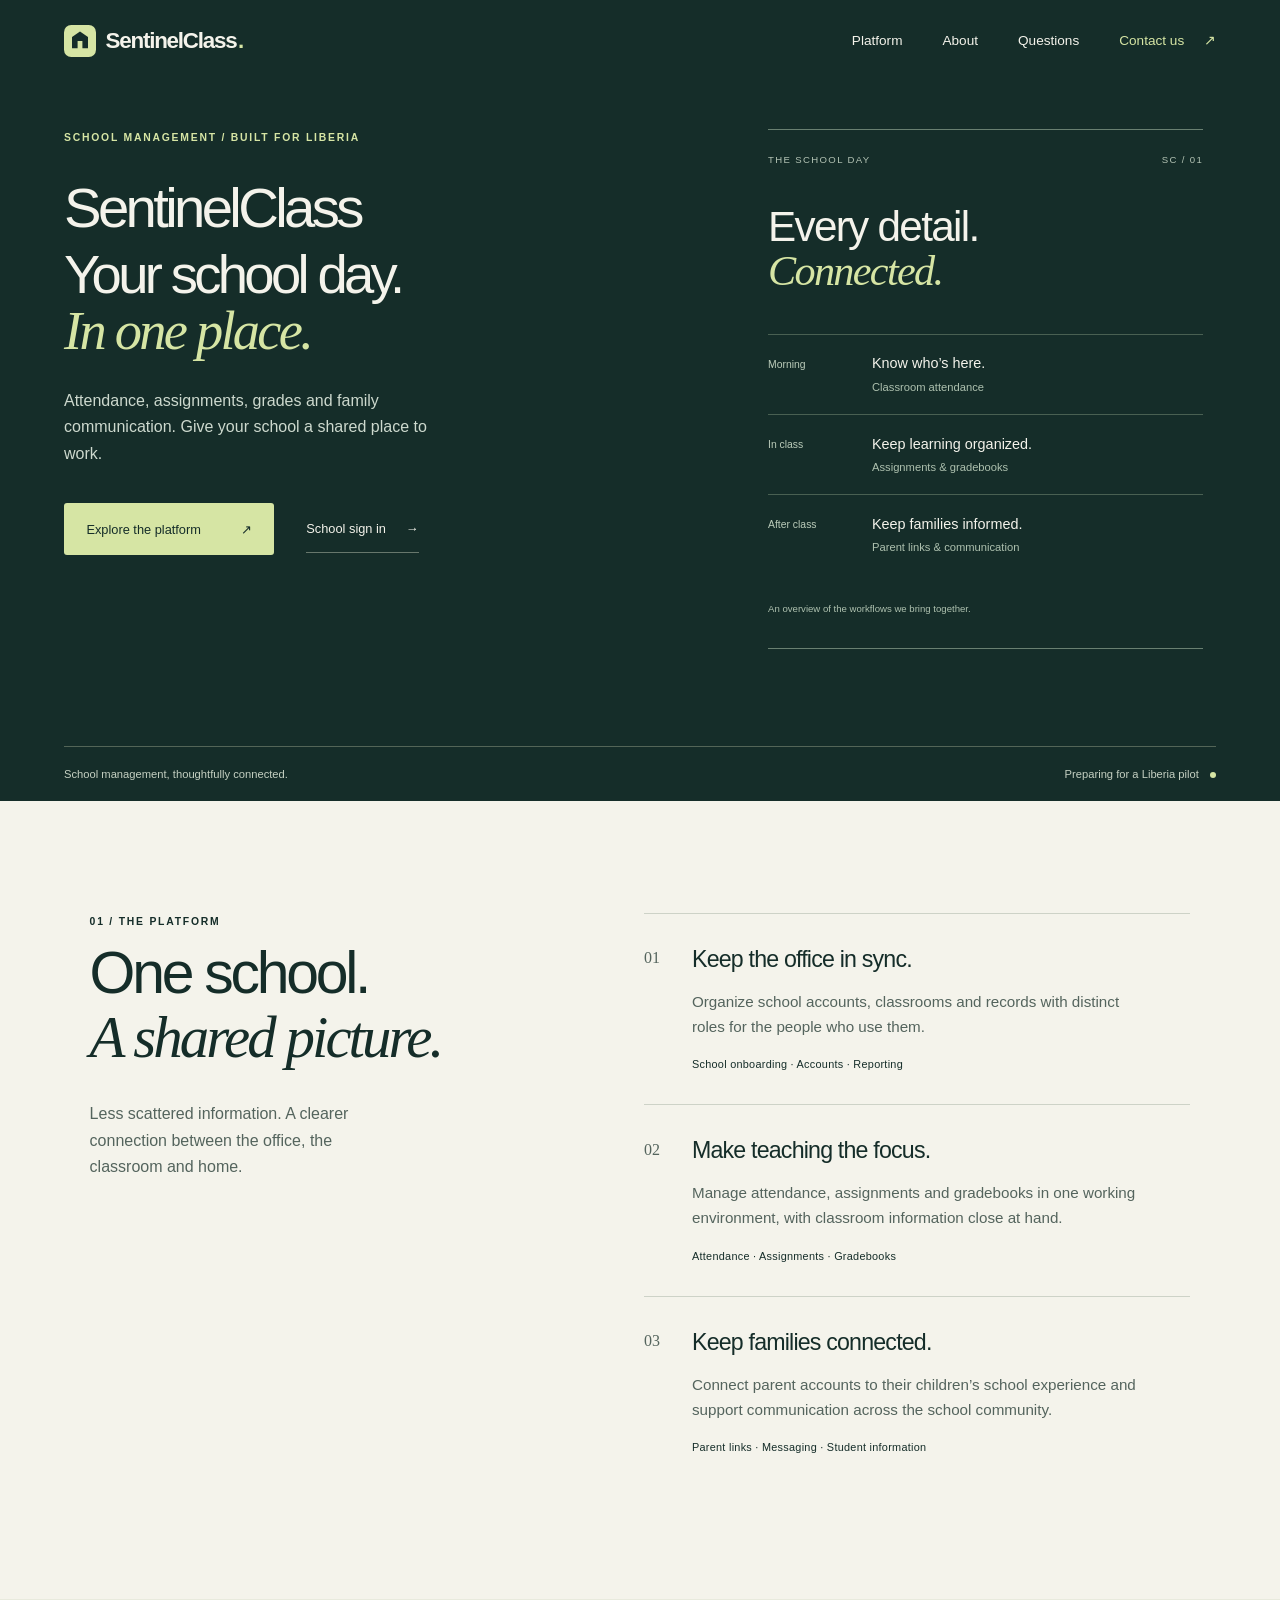
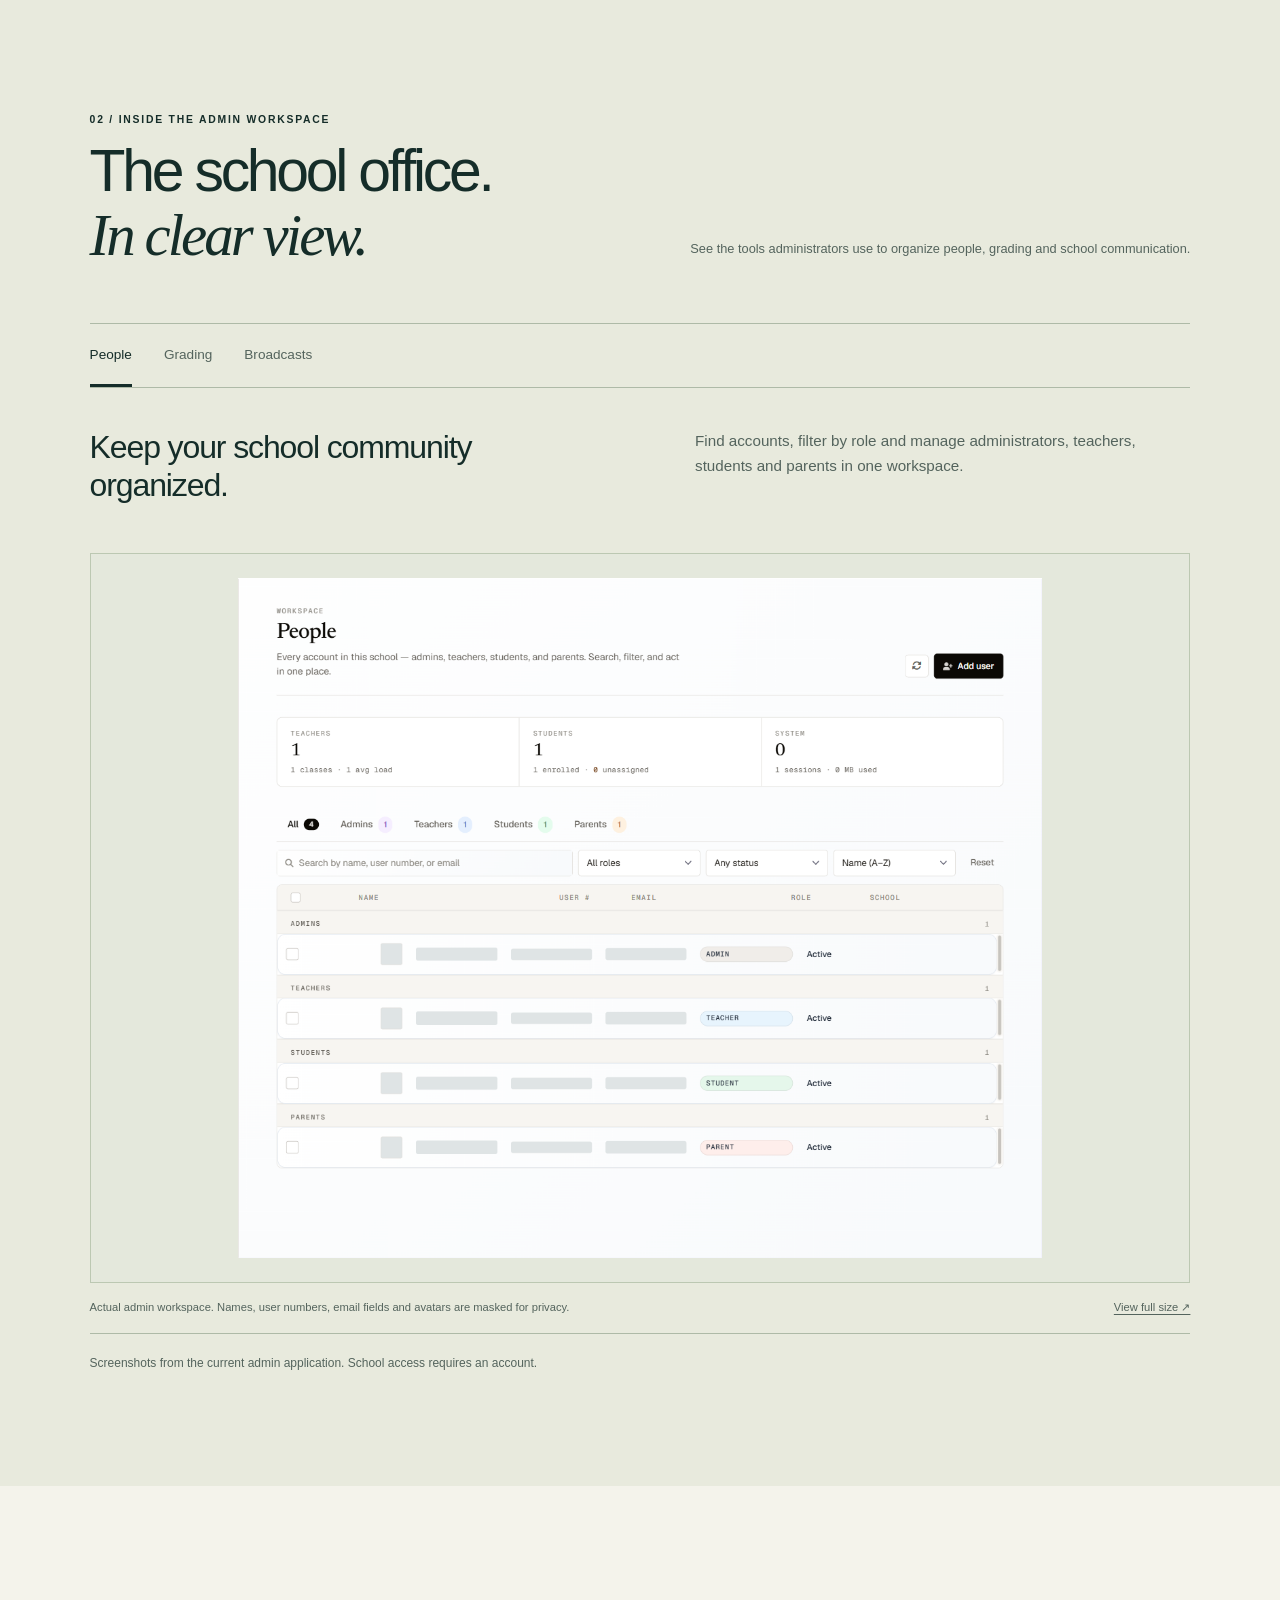
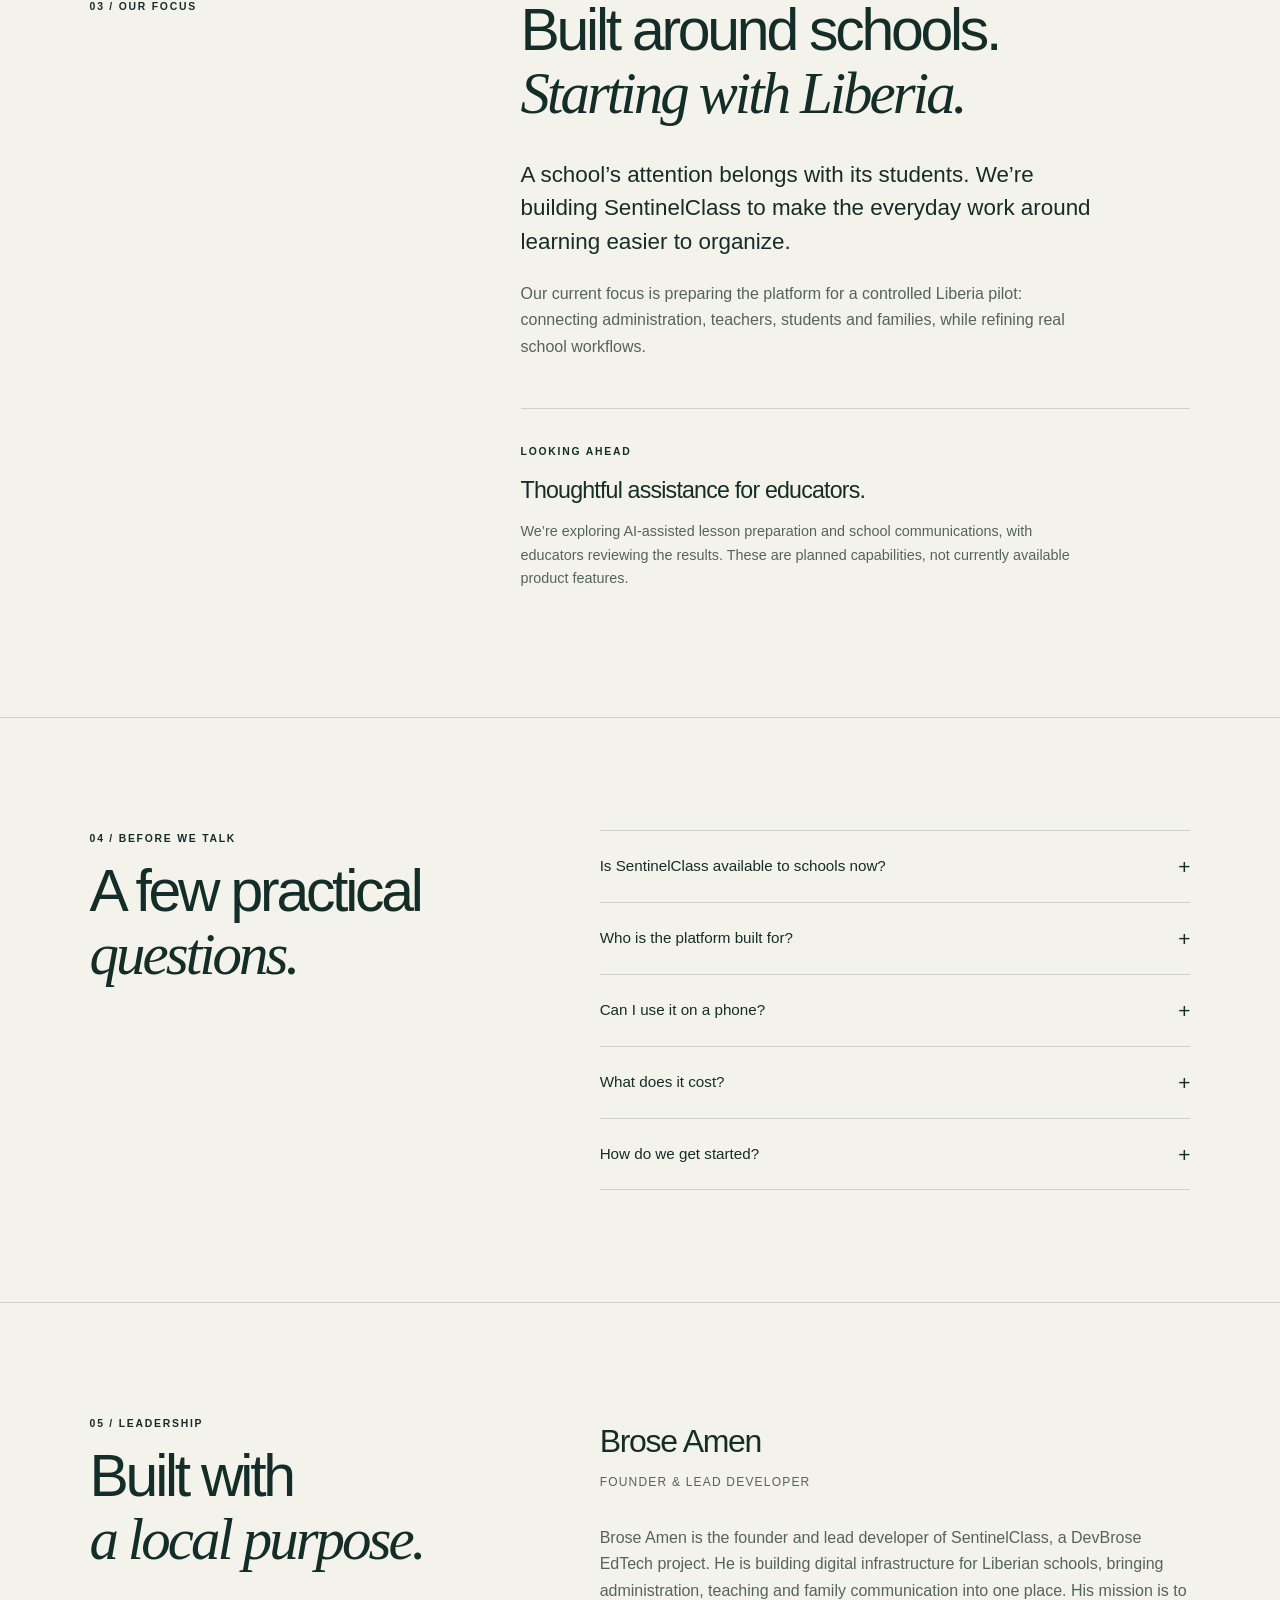
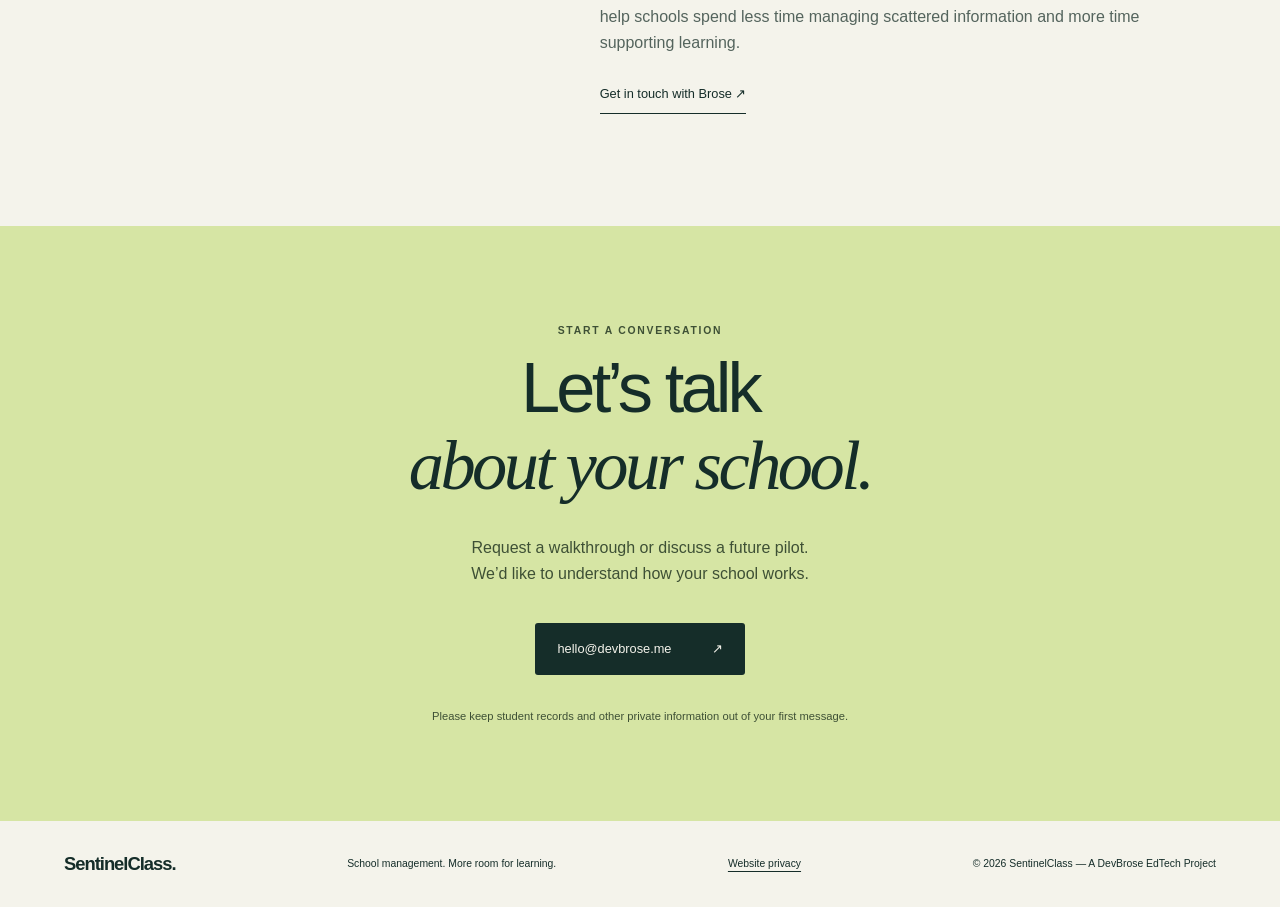
<file: index.html>
<!doctype html>
<html lang="en">
<head>
  <meta charset="utf-8">
  <meta name="viewport" content="width=device-width, initial-scale=1">
  <meta name="description" content="SentinelClass brings school administration, teaching and family communication together. A school-management platform being prepared for a Liberia pilot.">
  <meta name="theme-color" content="#152d29">
  <meta property="og:title" content="SentinelClass — School management for Liberia">
  <meta property="og:description" content="School administration, teaching and family communication. One connected school day.">
  <meta property="og:type" content="website">
  <meta property="og:url" content="https://devbrose.me/">
  <link rel="canonical" href="https://devbrose.me/">
  <title>SentinelClass — School management for Liberia</title>
  <link rel="icon" href="mark.svg" type="image/svg+xml">
  <link rel="stylesheet" href="style.css?v=admin-showcase-1">
  <script src="main.js" defer></script>
</head>
<body>
  <a class="skip" href="#main">Skip to content</a>
  <header class="header">
    <a class="wordmark" href="#" aria-label="SentinelClass home"><img src="mark.svg" width="32" height="32" alt="">SentinelClass<span class="brand-dot">.</span></a>
    <nav aria-label="Main navigation"><a href="#platform">Platform</a><a href="#story">About</a><a href="#questions">Questions</a><a class="nav-action" href="#contact">Contact us <span aria-hidden="true">↗</span></a></nav>
  </header>
  <main id="main">
    <section class="hero" aria-labelledby="hero-title">
      <div class="hero-copy"><p class="eyebrow intro">School management / Built for Liberia</p>
        <h1 id="hero-title" class="intro">SentinelClass<span>Your school day.<br><em>In one place.</em></span></h1>
        <p class="hero-description intro">Attendance, assignments, grades and family communication. Give your school a shared place to work.</p>
        <div class="hero-actions intro"><a class="button light" href="#demo">Explore the platform <span aria-hidden="true">↗</span></a><a class="text-link" href="https://mylearningspace-1aae3.web.app/">School sign in <span aria-hidden="true">→</span></a></div>
      </div>
      <div class="daybook intro" aria-label="Illustrative school day"><div class="daybook-top"><span>THE SCHOOL DAY</span><span>SC / 01</span></div><p class="daybook-title">Every detail.<br><em>Connected.</em></p><ol><li><span class="daybook-time">Morning</span><div><strong>Know who’s here.</strong><span>Classroom attendance</span></div></li><li><span class="daybook-time">In class</span><div><strong>Keep learning organized.</strong><span>Assignments &amp; gradebooks</span></div></li><li><span class="daybook-time">After class</span><div><strong>Keep families informed.</strong><span>Parent links &amp; communication</span></div></li></ol><span class="daybook-caption">An overview of the workflows we bring together.</span></div>
      <div class="hero-foot"><span>School management, thoughtfully connected.</span><span>Preparing for a Liberia pilot <span class="status-dot" aria-hidden="true"></span></span></div>
    </section>
    <section id="platform" class="section platform">
      <div class="section-heading reveal"><p class="eyebrow">01 / The platform</p><h2>One school.<br><em>A shared picture.</em></h2><p>Less scattered information. A clearer connection between the office, the classroom and home.</p></div>
      <div class="feature-list">
        <article class="feature reveal"><span class="feature-number">01</span><div><h3>Keep the office in sync.</h3><p>Organize school accounts, classrooms and records with distinct roles for the people who use them.</p><span class="feature-detail">School onboarding · Accounts · Reporting</span></div></article>
        <article class="feature reveal"><span class="feature-number">02</span><div><h3>Make teaching the focus.</h3><p>Manage attendance, assignments and gradebooks in one working environment, with classroom information close at hand.</p><span class="feature-detail">Attendance · Assignments · Gradebooks</span></div></article>
        <article class="feature reveal"><span class="feature-number">03</span><div><h3>Keep families connected.</h3><p>Connect parent accounts to their children’s school experience and support communication across the school community.</p><span class="feature-detail">Parent links · Messaging · Student information</span></div></article>
      </div>
    </section>
    <section id="demo" class="demo section">
      <div class="demo-heading reveal"><div><p class="eyebrow">02 / Inside the admin workspace</p><h2>The school office.<br><em>In clear view.</em></h2></div><p>See the tools administrators use to organize people, grading and school communication.</p></div>
      <div class="walkthrough reveal"><div class="role-tabs" role="tablist" aria-label="Explore admin features"><button type="button" role="tab" id="tab-people" aria-controls="panel-people" aria-selected="true">People</button><button type="button" role="tab" id="tab-grading" aria-controls="panel-grading" aria-selected="false" tabindex="-1">Grading</button><button type="button" role="tab" id="tab-broadcast" aria-controls="panel-broadcast" aria-selected="false" tabindex="-1">Broadcasts</button></div>
        <section class="admin-panel" role="tabpanel" id="panel-people" aria-labelledby="tab-people" tabindex="0">
          <div class="admin-panel-copy"><h3>Keep your school community organized.</h3><p>Find accounts, filter by role and manage administrators, teachers, students and parents in one workspace.</p></div>
          <figure class="product-capture capture-people"><a href="assets/admin-people.png" target="_blank" rel="noopener" aria-label="Open full-size people screenshot (new tab)"><img src="assets/admin-people.png" width="1184" height="1001" loading="lazy" decoding="async" alt="People screen in the SentinelClass admin application with personal fields masked"></a><figcaption><span>Actual admin workspace. Names, user numbers, email fields and avatars are masked for privacy.</span><a href="assets/admin-people.png" target="_blank" rel="noopener">View full size ↗<span class="sr-only"> (new tab)</span></a></figcaption></figure>
        </section>
        <section class="admin-panel" role="tabpanel" id="panel-grading" aria-labelledby="tab-grading" tabindex="0" hidden>
          <div class="admin-panel-copy"><h3>Set a shared standard for assessment.</h3><p>Configure letter grades, percentage ranges and GPA points through the school’s grade-scale settings.</p></div>
          <figure class="product-capture capture-grading"><a href="assets/admin-grading.png" target="_blank" rel="noopener" aria-label="Open full-size grading screenshot (new tab)"><img src="assets/admin-grading.png" width="1440" height="1001" loading="lazy" decoding="async" alt="Grading screen in the SentinelClass admin application"></a><figcaption><span>Actual admin grade-scale settings, captured from the application.</span><a href="assets/admin-grading.png" target="_blank" rel="noopener">View full size ↗<span class="sr-only"> (new tab)</span></a></figcaption></figure>
        </section>
        <section class="admin-panel" role="tabpanel" id="panel-broadcast" aria-labelledby="tab-broadcast" tabindex="0" hidden>
          <div class="admin-panel-copy"><h3>Keep the school informed.</h3><p>Prepare announcements for everyone, teachers or students, with an urgent option for time-sensitive messages.</p></div>
          <figure class="product-capture capture-broadcast"><a href="assets/admin-broadcast.png" target="_blank" rel="noopener" aria-label="Open full-size broadcasts screenshot (new tab)"><img src="assets/admin-broadcast.png" width="672" height="606" loading="lazy" decoding="async" alt="Broadcasts screen in the SentinelClass admin application"></a><figcaption><span>Actual broadcast composer. No message was sent for this capture.</span><a href="assets/admin-broadcast.png" target="_blank" rel="noopener">View full size ↗<span class="sr-only"> (new tab)</span></a></figcaption></figure>
        </section>
      </div>
      <p class="workspace-note">Screenshots from the current admin application. School access requires an account.</p>
    </section>
    <section id="story" class="section story">
      <p class="eyebrow reveal">03 / Our focus</p>
      <div class="story-body reveal"><h2>Built around schools.<br><em>Starting with Liberia.</em></h2><p class="large-copy">A school’s attention belongs with its students. We’re building SentinelClass to make the everyday work around learning easier to organize.</p><p>Our current focus is preparing the platform for a controlled Liberia pilot: connecting administration, teachers, students and families, while refining real school workflows.</p><div class="roadmap"><span class="eyebrow">Looking ahead</span><h3>Thoughtful assistance for educators.</h3><p>We’re exploring AI-assisted lesson preparation and school communications, with educators reviewing the results. These are planned capabilities, not currently available product features.</p></div></div>
    </section>
    <section id="questions" class="section questions"><div><p class="eyebrow">04 / Before we talk</p><h2>A few practical<br><em>questions.</em></h2></div><div class="answers"><details><summary>Is SentinelClass available to schools now?</summary><p>We’re preparing for a controlled Liberia pilot. Contact us for a walkthrough and to discuss whether your school would be a good fit. Pilot participation and timing are arranged directly.</p></details><details><summary>Who is the platform built for?</summary><p>School administrators, teachers, students and parents. The platform connects their work through school accounts, classroom relationships and parent links.</p></details><details><summary>Can I use it on a phone?</summary><p>SentinelClass is a browser-based application. During onboarding we’ll review the devices, browsers and internet access your school uses, so you can assess the fit before committing.</p></details><details><summary>What does it cost?</summary><p>We have not published general pricing. Tell us about your school size and requirements, and we’ll discuss the pilot scope and any costs before you decide.</p></details><details><summary>How do we get started?</summary><p>Email <a href="mailto:hello@devbrose.me">hello@devbrose.me</a> with your school name, your role and what you want to improve. Please do not send student records in your initial enquiry.</p></details></div></section>
    <section id="leadership" class="section leadership" aria-labelledby="founder-title">
      <div class="reveal"><p class="eyebrow">05 / Leadership</p><h2 id="founder-title">Built with<br><em>a local purpose.</em></h2></div>
      <div class="founder-body reveal"><p class="founder-name">Brose Amen</p><p class="founder-role">Founder &amp; Lead Developer</p><p>Brose Amen is the founder and lead developer of SentinelClass, a DevBrose EdTech project. He is building digital infrastructure for Liberian schools, bringing administration, teaching and family communication into one place. His mission is to help schools spend less time managing scattered information and more time supporting learning.</p><a class="inline-link" href="mailto:hello@devbrose.me">Get in touch with Brose ↗</a></div>
    </section>
    <section id="contact" class="contact section"><p class="eyebrow reveal">Start a conversation</p><h2 class="reveal">Let’s talk<br><em>about your school.</em></h2><p class="reveal">Request a walkthrough or discuss a future pilot.<br>We’d like to understand how your school works.</p><a class="button dark reveal" href="mailto:hello@devbrose.me?subject=SentinelClass%20school%20enquiry">hello@devbrose.me <span aria-hidden="true">↗</span></a><p class="contact-note">Please keep student records and other private information out of your first message.</p></section>
  </main>
  <footer><a class="wordmark" href="#">SentinelClass.</a><p>School management. More room for learning.</p><a href="privacy.html">Website privacy</a><span>© <span id="year">2026</span> SentinelClass — A DevBrose EdTech Project</span></footer>
</body>
</html>
</file>
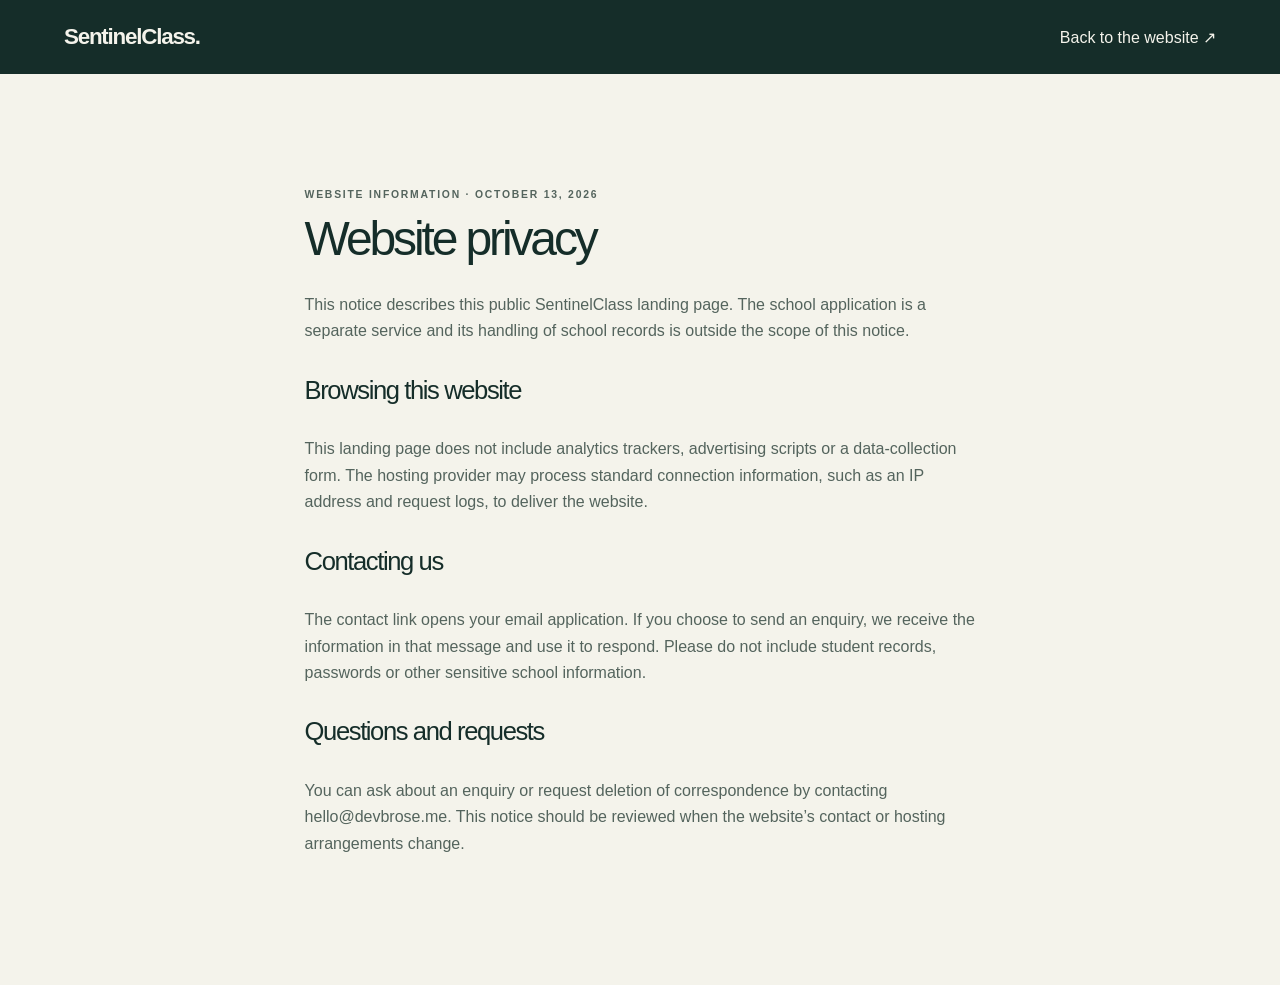
<file: privacy.html>
<!doctype html>
<html lang="en"><head><meta charset="utf-8"><meta name="viewport" content="width=device-width,initial-scale=1"><title>Website privacy — SentinelClass</title><link rel="icon" href="mark.svg" type="image/svg+xml"><link rel="stylesheet" href="style.css"></head><body><header class="header"><a class="wordmark" href="index.html">SentinelClass.</a><a href="index.html">Back to the website ↗</a></header><main class="section privacy"><p class="eyebrow">Website information · October 13, 2026</p><h1>Website privacy</h1><p>This notice describes this public SentinelClass landing page. The school application is a separate service and its handling of school records is outside the scope of this notice.</p><h2>Browsing this website</h2><p>This landing page does not include analytics trackers, advertising scripts or a data-collection form. The hosting provider may process standard connection information, such as an IP address and request logs, to deliver the website.</p><h2>Contacting us</h2><p>The contact link opens your email application. If you choose to send an enquiry, we receive the information in that message and use it to respond. Please do not include student records, passwords or other sensitive school information.</p><h2>Questions and requests</h2><p>You can ask about an enquiry or request deletion of correspondence by contacting <a href="mailto:hello@devbrose.me">hello@devbrose.me</a>. This notice should be reviewed when the website’s contact or hosting arrangements change.</p></main></body></html>
</file>
<file: style.css>
:root{--ink:#152d29;--paper:#f4f3eb;--muted:#54645d;--accent:#d6e5a4;--line:#cdd2c7;--serif:Georgia,'Times New Roman',serif;--sans:Arial,Helvetica,sans-serif}
*{box-sizing:border-box}
html{scroll-behavior:smooth;scroll-padding-top:2rem}
body{margin:0;background:var(--paper);color:var(--ink);font-family:var(--sans);-webkit-font-smoothing:antialiased}
a{color:inherit;text-decoration:none}
button,a,video{ -webkit-tap-highlight-color:transparent}
a:focus-visible,video:focus-visible{outline:3px solid #809143;outline-offset:6px}
p{line-height:1.65}
h1,h2,h3,p{margin-top:0}
h2{font-size:clamp(2.6rem,4.6vw,4.75rem);font-weight:400;line-height:1.08;letter-spacing:-.055em;margin-bottom:2rem}
h2 em,h1 em{font-family:var(--serif);font-weight:400;letter-spacing:-.05em}
h3{font-size:1.45rem;letter-spacing:-.035em;font-weight:500;margin-bottom:1rem}
.header{display:flex;justify-content:space-between;align-items:center;padding:1.5rem 5%;background:var(--ink);color:var(--paper);gap:2rem}
.wordmark{display:inline-flex;gap:.6rem;align-items:center;font-size:1.4rem;font-weight:600;letter-spacing:-.055em}
.brand-dot{color:var(--accent);margin-left:-.5rem}
nav{display:flex;gap:2.5rem;align-items:center;font-size:.85rem}
nav a{padding:.5rem 0;border-bottom:1px solid transparent;transition:border-color .2s}
nav a:hover{border-color:var(--accent)}
.nav-action{color:var(--accent)}
.nav-action span{margin-left:1rem}
.hero{position:relative;isolation:isolate;background:var(--ink);color:var(--paper);padding:3rem 5% 0;overflow:hidden;min-height:min(780px,calc(100svh - 84px));display:flex;flex-direction:column;justify-content:space-between}
.hero-copy{position:relative;z-index:2;max-width:46rem;padding-bottom:5rem}
.eyebrow{text-transform:uppercase;font-size:.65rem;letter-spacing:.17em;font-weight:600;line-height:1.7}
.hero .eyebrow{color:var(--accent);margin-bottom:2rem}
h1{font-size:clamp(2.1rem,4.4vw,4.5rem);font-weight:500;letter-spacing:-.065em;line-height:1.04;margin-bottom:1.75rem}
h1>span{display:block;font-size:clamp(2.7rem,4.25vw,4.4rem);margin-top:.6rem}
h1 em{color:var(--accent)}
.hero-description{max-width:23rem;color:#cdd9ce;font-size:1rem}
.hero-actions{display:flex;align-items:center;gap:2rem;margin-top:2.25rem;flex-wrap:wrap}
.button{display:inline-flex;align-items:center;justify-content:space-between;gap:2.5rem;min-height:52px;padding:1rem 1.4rem;font-size:.8rem;border-radius:3px;transition:transform .2s,background .2s}
.button:hover{transform:translateY(-3px)}
.light{background:var(--accent);color:var(--ink)}
.light:hover{background:#e5f0bf}
.dark{background:var(--ink);color:var(--paper)}
.dark:hover{background:#28483c}
.text-link{font-size:.8rem;display:inline-flex;gap:1.25rem;padding:1rem 0;border-bottom:1px solid #67776c}
.hero-foot{position:relative;z-index:2;border-top:1px solid #536557;display:flex;justify-content:space-between;gap:1rem;padding:1.3rem 0;color:#c5d0c2;font-size:.7rem}
.status-dot{display:inline-block;width:6px;height:6px;margin-left:.5rem;border-radius:50%;background:var(--accent)}
.section{padding:7rem 7%}
.platform{display:grid;grid-template-columns:1fr 1.2fr;gap:9%}
.section-heading{align-self:start;position:sticky;top:3rem}
.section-heading>p:last-child{max-width:19rem;color:var(--muted)}
.feature{display:grid;grid-template-columns:2rem 1fr;gap:1rem;border-top:1px solid var(--line);padding:2rem 0}
.feature-number{font-family:var(--serif);font-size:1rem;color:var(--muted);padding-top:.2rem}
.feature p{font-size:.95rem;color:var(--muted);max-width:28rem}
.feature-detail{font-size:.68rem;letter-spacing:.025em}
.demo{background:#e8eadd}
.demo-heading{display:flex;justify-content:space-between;align-items:end;gap:3rem}
.demo-heading>p{color:var(--muted);font-size:.8rem;margin-bottom:2.5rem}
.story{display:grid;grid-template-columns:1fr 2fr;gap:6rem}
.story-body{max-width:48rem}
.story-body>p{max-width:36rem;color:var(--muted)}
.story-body .large-copy{font-size:1.4rem;color:var(--ink);line-height:1.5}
.roadmap{border-top:1px solid var(--line);margin-top:3rem;padding-top:2rem}
.roadmap h3{margin-top:1rem}
.roadmap p{font-size:.9rem;color:var(--muted);max-width:36rem}
.contact{background:var(--accent);text-align:center;padding-block:6rem}
.contact h2{font-size:clamp(3rem,5.5vw,5.5rem)}
.contact>p{color:#3e5035}
.contact .button{margin:1.2rem 0 2rem}
.contact .contact-note{font-size:.7rem;margin-bottom:0}
footer{display:flex;align-items:center;justify-content:space-between;gap:2rem;padding:2rem 5%;font-size:.65rem;flex-wrap:wrap}
footer p{margin:0}
footer .wordmark{font-size:1.15rem}
footer>a:not(.wordmark){text-decoration:underline;text-underline-offset:4px}
.skip{position:absolute;left:1rem;top:-100px;z-index:20;background:var(--accent);padding:1rem}
.skip:focus{top:1rem}
.intro{animation:enter .8s both}
.intro:nth-child(2){animation-delay:.1s}
.intro:nth-child(3){animation-delay:.2s}
.intro:nth-child(4){animation-delay:.3s}
.will-reveal{opacity:0;transform:translateY(20px);transition:opacity .7s,transform .7s}
.will-reveal.visible{opacity:1;transform:none}
@keyframes enter{from{opacity:0;transform:translateY(16px)}
to{opacity:1;transform:none}
}
.privacy{max-width:850px;margin:auto;min-height:70vh}
.privacy h1{font-size:3rem}
.privacy h2{font-size:1.6rem;margin-top:2rem}
.privacy p{color:var(--muted)}

@media(min-width:1500px){.hero-copy{padding-top:3rem}
}

@media(max-width:900px){nav{gap:1.3rem}
.hero{min-height:700px}
.hero-copy{max-width:34rem}
.platform{gap:3rem}
.section{padding:5rem 6%}
.story{gap:2rem;grid-template-columns:1fr 2fr}
.demo-heading{display:block}
.demo-heading>p{margin-bottom:2rem}
.hero-foot{font-size:.65rem}
}

@media(max-width:600px){.header{padding:1.2rem 6%}
.wordmark{font-size:1.2rem}
.wordmark img{width:26px;height:26px}
nav>a:not(.nav-action){display:none}
.hero{padding:2.5rem 6% 0;min-height:calc(100svh - 72px)}
.hero-copy{padding-bottom:5rem}
.hero-description{max-width:18rem;font-size:.9rem}
.hero .eyebrow{font-size:.6rem;margin-bottom:1.6rem}
h1{font-size:2.6rem}
h1>span{font-size:2.75rem}
.hero-actions{gap:1.2rem;margin-top:1.5rem}
.hero-foot{flex-direction:column;gap:.6rem;padding:1rem 0}
.hero-foot span:first-child{display:none}
.section{padding:4rem 6%}
.platform,.story{display:block}
.section-heading{position:static}
.section-heading>p:last-child{max-width:25rem}
.feature{padding:1.7rem 0}
.feature-list{margin-top:2.5rem}
.feature-detail{font-size:.65rem}
.story>.eyebrow{margin-bottom:2rem}
.story-body .large-copy{font-size:1.2rem}
.contact h2{font-size:3rem}
.contact>p{font-size:.9rem}
footer{gap:1.2rem;padding:2rem 6%}
footer p{width:100%;order:3}
footer>span{order:4}
.privacy h1{font-size:2.4rem}
}

@media(prefers-reduced-motion:reduce){html{scroll-behavior:auto}
*,*::before,*::after{animation:none!important;transition:none!important}
.will-reveal{opacity:1;transform:none}
.section-heading{position:static}
}

.daybook{position:absolute;right:6%;top:3rem;width:34%;max-width:480px;border-top:1px solid #698071;border-bottom:1px solid #698071;padding:1.5rem 0 2rem}
.daybook-top{display:flex;justify-content:space-between;font-size:.6rem;letter-spacing:.14em;color:#b3c3b4}
.daybook-title{font-size:clamp(2rem,3.3vw,3.5rem);line-height:1.05;letter-spacing:-.04em;margin:2.5rem 0}
.daybook-title em{font-family:var(--serif);color:var(--accent);font-weight:400}
.daybook ol{padding:0;list-style:none;margin:0 0 1.5rem}
.daybook li{display:grid;grid-template-columns:5.5rem 1fr;gap:1rem;border-top:1px solid #496052;padding:1.3rem 0}
.daybook-time{font-size:.65rem;color:#bbccba;padding-top:.2rem}
.daybook li strong{font-size:.9rem;font-weight:400;display:block}
.daybook li div span{font-size:.7rem;display:block;color:#aec1af;margin-top:.6rem}
.daybook-caption{font-size:.6rem;color:#aec1af}
.hero-copy{max-width:57%}
.hero{min-height:720px}
.hero-description{max-width:25rem}
.walkthrough{border-top:1px solid #aebaa7;border-bottom:1px solid #aebaa7;margin-top:1.5rem}
.role-tabs{display:flex;border-bottom:1px solid #aebaa7;gap:2rem}
.role-tabs button{font:inherit;font-size:.85rem;color:var(--muted);background:none;border:0;border-bottom:3px solid transparent;padding:1.4rem 0;cursor:pointer;transition:color .2s,border-color .2s}
.role-tabs button[aria-selected=true]{border-color:var(--ink);color:var(--ink)}
.role-tabs button:hover{color:var(--ink)}
button:focus-visible,summary:focus-visible{outline:3px solid #809143;outline-offset:5px}
.role-panel{display:grid;grid-template-columns:1fr 1.15fr;gap:10%;padding:3rem 0}
.role-panel[hidden]{display:none}
.role-panel h3{font-size:2rem;line-height:1.2}
.role-panel>div>p:not(.eyebrow){color:var(--muted);font-size:.9rem;max-width:22rem}
.inline-link{display:inline-block;font-size:.8rem;border-bottom:1px solid var(--ink);padding:.8rem 0}
.workflow{list-style:none;margin:0;padding:0}
.workflow li{display:grid;grid-template-columns:2rem 1fr;gap:1rem;padding:1.4rem 0;border-top:1px solid #c0c7b7}
.workflow li>span{font:italic 1rem var(--serif)}
.workflow strong{font-size:.95rem;font-weight:500}
.workflow p{font-size:.85rem;color:var(--muted);margin:.6rem 0 0}
.questions{display:grid;grid-template-columns:1fr 1.4fr;gap:8%;border-top:1px solid var(--line)}
details{border-bottom:1px solid var(--line)}
details:first-child{border-top:1px solid var(--line)}
summary{font-size:.95rem;cursor:pointer;padding:1.5rem 2rem 1.5rem 0;position:relative;list-style:none;line-height:1.5}
summary::-webkit-details-marker{display:none}
summary::after{content:'+';position:absolute;right:0;font-size:1.3rem;top:1.25rem}
details[open] summary::after{content:'−'}
details p{font-size:.9rem;color:var(--muted);padding-right:1rem}
details a{text-decoration:underline;text-underline-offset:3px}

@media(max-width:900px){.daybook{right:6%;width:34%;top:4rem}
.daybook li{display:block}
.daybook-time{display:block;margin-bottom:.8rem}
.daybook-title{font-size:2.5rem}
.hero-copy{max-width:58%}
.hero{min-height:750px}
.role-panel{gap:6%}
.questions{gap:5%}
}

@media(max-width:600px){.hero-copy{max-width:100%;padding-bottom:3rem}
.hero{min-height:auto}
.daybook{position:relative;right:auto;top:auto;width:100%;margin-bottom:2rem;padding:1.2rem 0;max-width:none}
.daybook-title{font-size:2rem;margin:1.5rem 0}
.daybook li{display:grid;grid-template-columns:5rem 1fr;padding:1rem 0}
.daybook-time{margin:0}
.daybook li strong{font-size:.85rem}
.daybook-caption{line-height:1.6;display:block}
.hero h1>span{font-size:2.65rem}
.hero h1{font-size:2.6rem}
.role-tabs{gap:1.5rem}
.role-tabs button{font-size:.75rem}
.role-panel{grid-template-columns:1fr;gap:2rem;padding:2rem 0}
.role-panel h3{font-size:1.8rem}
.questions{display:block}
.answers{margin-top:2.5rem}
summary{font-size:.9rem}
.hero-foot{display:none}
}


/* Real admin workspace showcase */
.admin-panel {padding:2.5rem 0 0}
.admin-panel[hidden] {display:none}
.admin-panel-copy {display:grid;grid-template-columns:1fr 1fr;gap:10%;align-items:start;margin-bottom:2rem}
.admin-panel-copy h3 {font-size:clamp(1.5rem,2.5vw,2.2rem);line-height:1.2;max-width:24rem}
.admin-panel-copy p {margin:0;max-width:30rem;color:var(--muted);font-size:.95rem}
.product-capture {margin:0}
.product-capture>a {display:block;background:#e4e8dc;border:1px solid #bcc8b2;padding:1.5rem;transition:background .2s}
.product-capture>a:hover {background:#dce3d1}
.product-capture img {display:block;width:100%;height:auto;max-height:680px;object-fit:contain}
.capture-broadcast img {max-height:600px;width:auto;max-width:100%;margin:auto}
.product-capture figcaption {display:flex;justify-content:space-between;gap:2rem;font-size:.7rem;line-height:1.6;color:var(--muted);padding:1rem 0}
.product-capture figcaption>a {white-space:nowrap;text-decoration:underline;text-underline-offset:3px}
.workspace-note {font-size:.75rem;color:var(--muted);margin:1.25rem 0 0}
.leadership {display:grid;grid-template-columns:1fr 1.4fr;gap:8%;border-top:1px solid var(--line)}
.founder-name {font-size:2rem;letter-spacing:-.04em;margin-bottom:.3rem}
.founder-role {font-size:.75rem;text-transform:uppercase;letter-spacing:.1em;color:var(--muted);margin-bottom:2rem}
.founder-body>p:last-of-type {max-width:38rem;color:var(--muted)}
.sr-only {position:absolute;width:1px;height:1px;padding:0;margin:-1px;overflow:hidden;clip:rect(0,0,0,0);white-space:nowrap;border:0}
@media(max-width:600px) {
.admin-panel-copy,.leadership {grid-template-columns:1fr;gap:1rem}
.admin-panel {padding-top:1.5rem}
.product-capture>a {padding:.5rem}
.product-capture figcaption {flex-direction:column;gap:.5rem}
.founder-role {margin-bottom:1.25rem}
}
</file>
